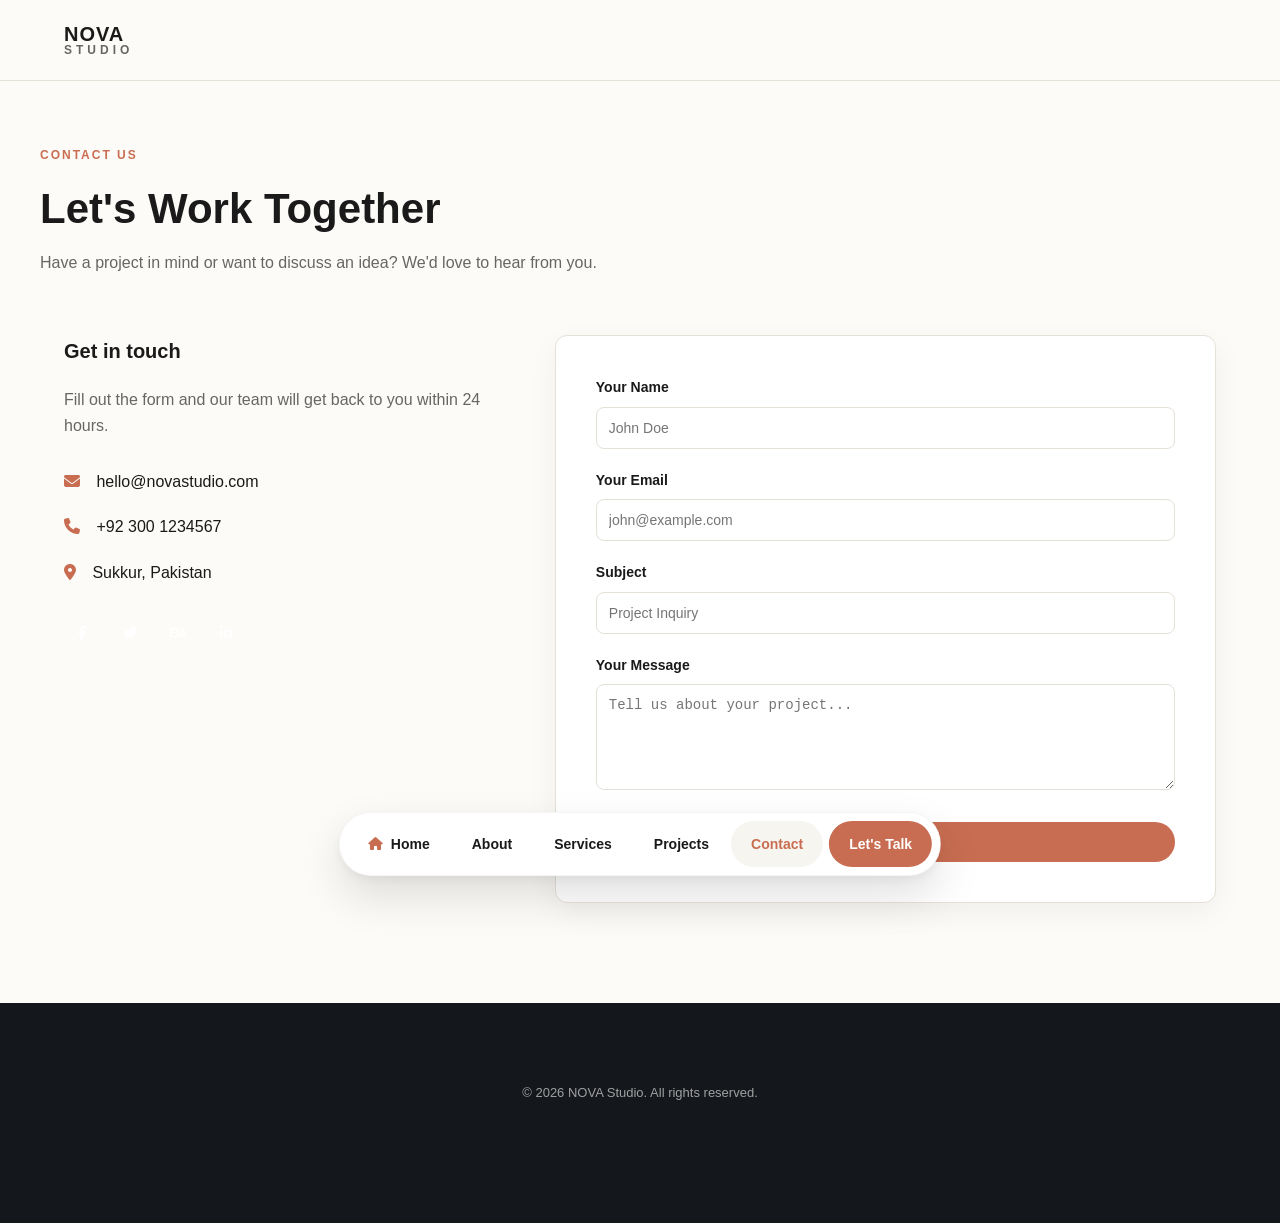
<file: contact.html>
<!DOCTYPE html>
<html lang="en">
<head>
    <meta charset="UTF-8">
    <meta name="viewport" content="width=device-width, initial-scale=1.0">
    <title>Contact Us — NOVA Studio</title>
    <link rel="stylesheet" href="style.css">
    <link rel="stylesheet" href="responsive.css">
    <link rel="stylesheet" href="https://cdnjs.cloudflare.com/ajax/libs/font-awesome/6.4.0/css/all.min.css">
</head>
<body>

    <!-- Header (logo only — navigation lives in the floating navbar) -->
    <header>
        <div class="container navbar">
            <a href="index.html" class="logo">NOVA <span>STUDIO</span></a>
        </div>
    </header>

    <!-- Floating Navbar (shared master implementation — see index.html) -->
    <nav class="floating-navbar" id="floatingNavbar" aria-label="Primary">
        <a href="index.html" class="nav-item"><i class="fa-solid fa-house"></i>Home</a>
        <a href="about.html" class="nav-item">About</a>
        <a href="services.html" class="nav-item">Services</a>
        <a href="projects.html" class="nav-item">Projects</a>
        <a href="contact.html" class="nav-item active" aria-current="page">Contact</a>
        <a href="contact.html" class="nav-item nav-item-cta">Let's Talk</a>
    </nav>

    <main>
        <section class="container" style="padding: 60px 0;">
            <span class="section-subtitle">Contact Us</span>
            <h1 style="font-size: 42px; font-weight: 800; margin-top: 8px;">Let's Work Together</h1>
            <p style="color: var(--grey-text); margin-top: 8px;">Have a project in mind or want to discuss an idea? We'd love to hear from you.</p>
        </section>

        <section class="container contact-section">
            <div class="contact-grid">
                <div>
                    <h3 style="font-size: 20px; font-weight: 700; margin-bottom: 20px;">Get in touch</h3>
                    <p style="color: var(--grey-text); margin-bottom: 30px;">Fill out the form and our team will get back to you within 24 hours.</p>
                    <div style="display: flex; flex-direction: column; gap: 20px; margin-bottom: 30px;">
                        <p><i class="fa-solid fa-envelope" style="color: var(--primary); margin-right: 12px;"></i> hello@novastudio.com</p>
                        <p><i class="fa-solid fa-phone" style="color: var(--primary); margin-right: 12px;"></i> +92 300 1234567</p>
                        <p><i class="fa-solid fa-location-dot" style="color: var(--primary); margin-right: 12px;"></i> Sukkur, Pakistan</p>
                    </div>
                    <div class="social-icons">
                        <a href="#"><i class="fa-brands fa-facebook-f"></i></a>
                        <a href="#"><i class="fa-brands fa-twitter"></i></a>
                        <a href="#"><i class="fa-brands fa-behance"></i></a>
                        <a href="#"><i class="fa-brands fa-linkedin-in"></i></a>
                    </div>
                </div>

                <div class="form-card">
                    <form id="contactForm" novalidate>
                        <div style="margin-bottom: 20px;">
                            <label for="name" style="display: block; font-size: 14px; font-weight: 600; margin-bottom: 8px;">Your Name</label>
                            <input type="text" id="name" style="width: 100%; padding: 12px; border: 1px solid var(--border-color); border-radius: 8px; font-size: 14px;" placeholder="John Doe">
                        </div>
                        <div style="margin-bottom: 20px;">
                            <label for="email" style="display: block; font-size: 14px; font-weight: 600; margin-bottom: 8px;">Your Email</label>
                            <input type="email" id="email" style="width: 100%; padding: 12px; border: 1px solid var(--border-color); border-radius: 8px; font-size: 14px;" placeholder="john@example.com">
                        </div>
                        <div style="margin-bottom: 20px;">
                            <label for="subject" style="display: block; font-size: 14px; font-weight: 600; margin-bottom: 8px;">Subject</label>
                            <input type="text" id="subject" style="width: 100%; padding: 12px; border: 1px solid var(--border-color); border-radius: 8px; font-size: 14px;" placeholder="Project Inquiry">
                        </div>
                        <div style="margin-bottom: 24px;">
                            <label for="message" style="display: block; font-size: 14px; font-weight: 600; margin-bottom: 8px;">Your Message</label>
                            <textarea id="message" rows="5" style="width: 100%; padding: 12px; border: 1px solid var(--border-color); border-radius: 8px; font-size: 14px;" placeholder="Tell us about your project..."></textarea>
                        </div>
                        <button type="submit" class="btn-primary" style="width: 100%;">Send Message</button>
                        <div id="formMessage"></div>
                    </form>
                </div>
            </div>
        </section>
    </main>

    <footer>
        <div class="container">
            <div class="footer-bottom" style="border: none; padding: 0; justify-content: center;">
                <p>&copy; 2026 NOVA Studio. All rights reserved.</p>
            </div>
        </div>
    </footer>

    <script src="script.js"></script>
</body>
</html>
</file>
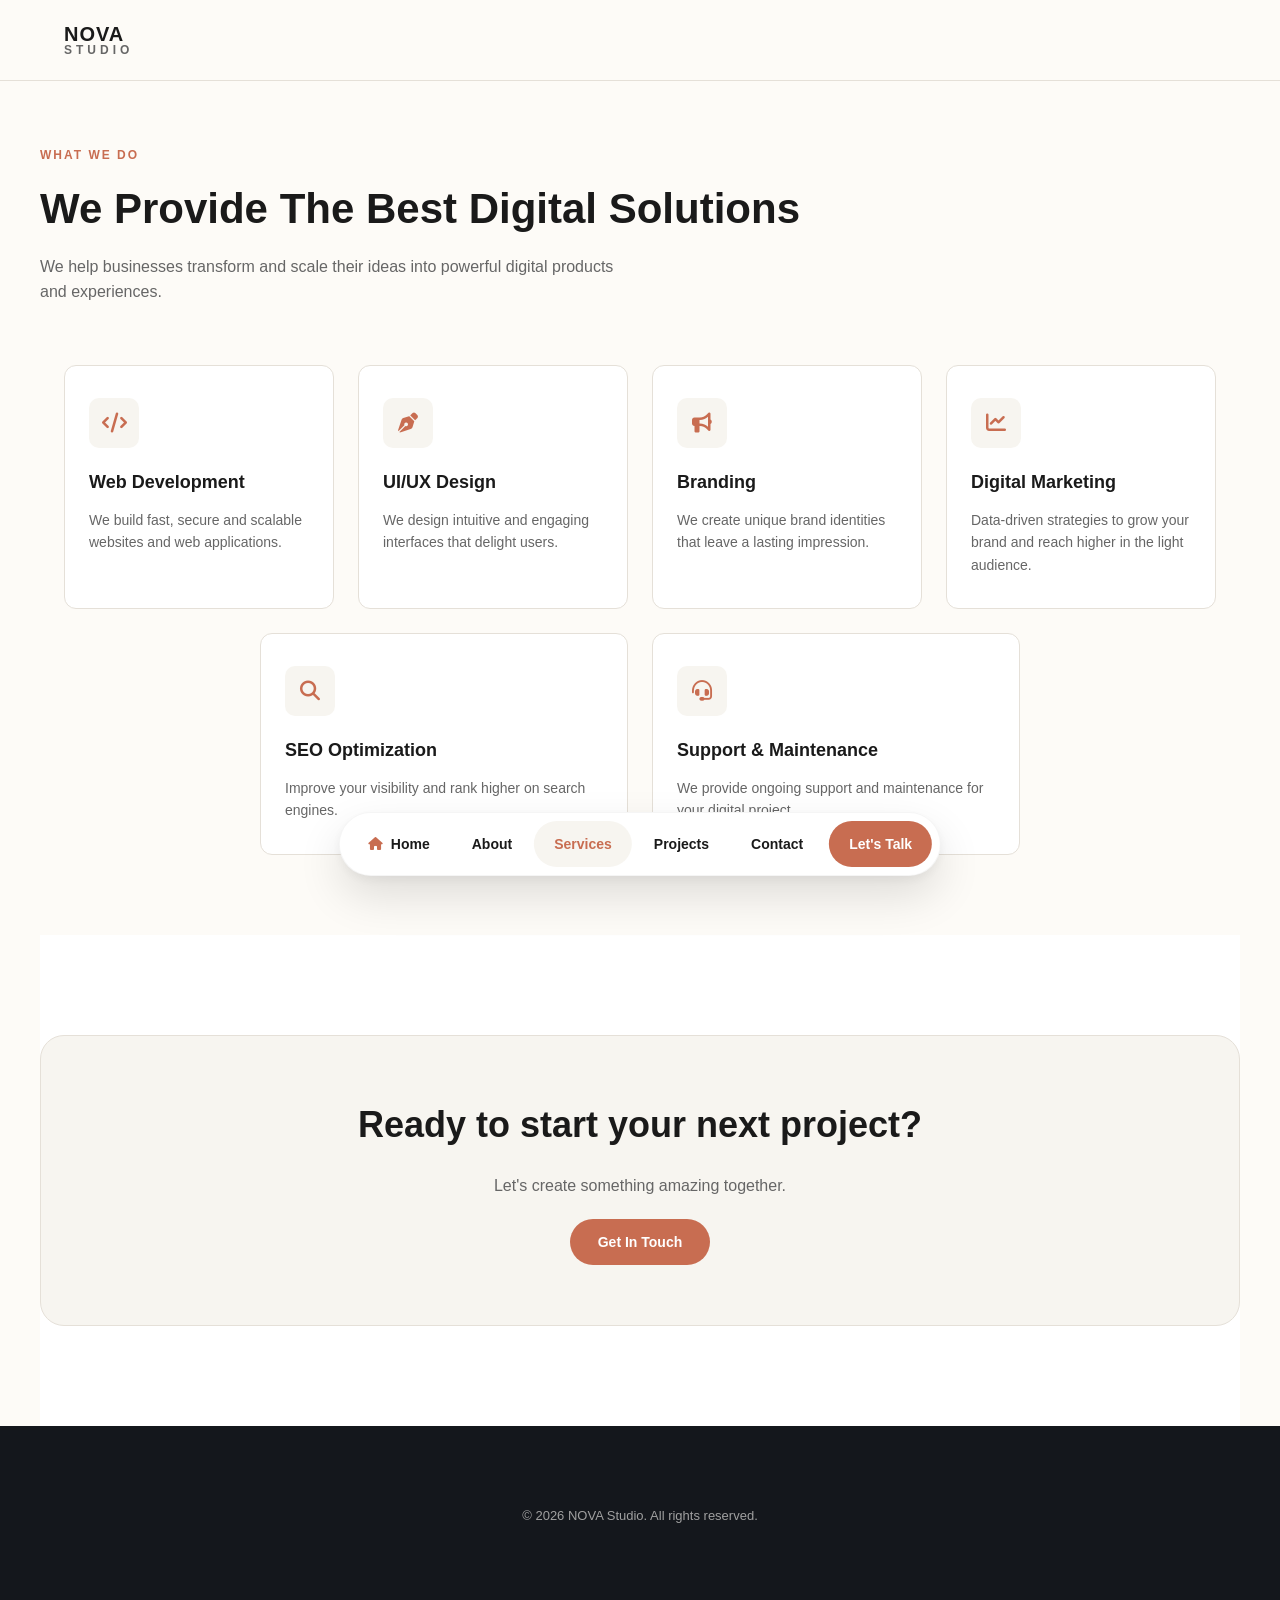
<file: services.html>
<!DOCTYPE html>
<html lang="en">
<head>
    <meta charset="UTF-8">
    <meta name="viewport" content="width=device-width, initial-scale=1.0">
    <title>Services — NOVA Studio</title>
    <link rel="stylesheet" href="style.css">
    <link rel="stylesheet" href="responsive.css">
    <link rel="stylesheet" href="https://cdnjs.cloudflare.com/ajax/libs/font-awesome/6.4.0/css/all.min.css">
</head>
<body>

    <!-- Header (logo only — navigation lives in the floating navbar) -->
    <header>
        <div class="container navbar">
            <a href="index.html" class="logo">NOVA <span>STUDIO</span></a>
        </div>
    </header>

    <!-- Floating Navbar (shared master implementation — see index.html) -->
    <nav class="floating-navbar" id="floatingNavbar" aria-label="Primary">
        <a href="index.html" class="nav-item"><i class="fa-solid fa-house"></i>Home</a>
        <a href="about.html" class="nav-item">About</a>
        <a href="services.html" class="nav-item active" aria-current="page">Services</a>
        <a href="projects.html" class="nav-item">Projects</a>
        <a href="contact.html" class="nav-item">Contact</a>
        <a href="contact.html" class="nav-item nav-item-cta">Let's Talk</a>
    </nav>

    <main>
        <section class="container" style="padding: 60px 0;">
            <span class="section-subtitle">What We Do</span>
            <h1 style="font-size: 42px; font-weight: 800; margin-top: 8px;">We Provide The Best Digital Solutions</h1>
            <p style="color: var(--grey-text); margin-top: 12px; max-width: 600px;">We help businesses transform and scale their ideas into powerful digital products and experiences.</p>
        </section>

        <section class="container" style="padding-bottom: 80px;">
            <div class="services-grid services-grid--3col">
                <div class="service-card">
                    <div class="service-icon"><i class="fa-solid fa-code"></i></div>
                    <h3>Web Development</h3>
                    <p>We build fast, secure and scalable websites and web applications.</p>
                </div>
                <div class="service-card">
                    <div class="service-icon"><i class="fa-solid fa-pen-nib"></i></div>
                    <h3>UI/UX Design</h3>
                    <p>We design intuitive and engaging interfaces that delight users.</p>
                </div>
                <div class="service-card">
                    <div class="service-icon"><i class="fa-solid fa-bullhorn"></i></div>
                    <h3>Branding</h3>
                    <p>We create unique brand identities that leave a lasting impression.</p>
                </div>
                <div class="service-card">
                    <div class="service-icon"><i class="fa-solid fa-chart-line"></i></div>
                    <h3>Digital Marketing</h3>
                    <p>Data-driven strategies to grow your brand and reach higher in the light audience.</p>
                </div>
                <div class="service-card">
                    <div class="service-icon"><i class="fa-solid fa-magnifying-glass"></i></div>
                    <h3>SEO Optimization</h3>
                    <p>Improve your visibility and rank higher on search engines.</p>
                </div>
                <div class="service-card">
                    <div class="service-icon"><i class="fa-solid fa-headset"></i></div>
                    <h3>Support & Maintenance</h3>
                    <p>We provide ongoing support and maintenance for your digital project.</p>
                </div>
            </div>
        </section>

        <section class="final-cta container">
            <div class="cta-box">
                <h2>Ready to start your next project?</h2>
                <p>Let's create something amazing together.</p>
                <a href="contact.html" class="btn-primary">Get In Touch</a>
            </div>
        </section>
    </main>

    <footer>
        <div class="container">
            <div class="footer-bottom" style="border: none; padding: 0; justify-content: center;">
                <p>&copy; 2026 NOVA Studio. All rights reserved.</p>
            </div>
        </div>
    </footer>

    <script src="script.js"></script>
</body>
</html>
</file>
<file: style.css>
/* ==========================================
   NOVA STUDIO - DESIGN SYSTEM & STYLESHEET
   ========================================== */

:root {
    --primary: #c86d51;
    --primary-hover: #b25d43;
    --dark: #1a1a1a;
    --dark-footer: #14171c;
    --light: #fdfbf7;
    --white: #ffffff;
    --grey-bg: #f7f5f0;
    --grey-text: #666666;
    --border-color: #e5e0d8;
    --card-bg: #ffffff;
    --transition: all 0.3s ease;
    --shadow: 0 10px 30px rgba(0, 0, 0, 0.05);
    --radius: 12px;
}

* {
    margin: 0;
    padding: 0;
    box-sizing: border-box;
}

html {
    max-width: 100vw;
    overflow-x: hidden;
}

body {
    font-family: 'Inter', 'Montserrat', sans-serif, system-ui;
    background-color: var(--light);
    color: var(--dark);
    line-height: 1.6;
    max-width: 100vw;
    overflow-x: hidden;
}

img {
    max-width: 100%;
    display: block;
}

a {
    text-decoration: none;
    color: inherit;
}

ul {
    list-style: none;
}

.container {
    max-width: 1200px;
    margin: 0 auto;
    padding: 0 24px;
}

/* BUTTONS */
.btn-primary {
    background-color: var(--primary);
    color: var(--white);
    padding: 12px 28px;
    border-radius: 30px;
    font-weight: 600;
    font-size: 14px;
    border: none;
    cursor: pointer;
    transition: var(--transition);
    display: inline-flex;
    align-items: center;
    justify-content: center;
}

.btn-primary:hover {
    background-color: var(--primary-hover);
    transform: translateY(-2px);
}

.btn-primary:focus-visible,
.btn-secondary:focus-visible {
    outline: 2px solid var(--primary);
    outline-offset: 3px;
}

.btn-secondary {
    background-color: transparent;
    color: var(--dark);
    padding: 12px 28px;
    border-radius: 30px;
    font-weight: 600;
    font-size: 14px;
    border: 2px solid var(--border-color);
    cursor: pointer;
    transition: var(--transition);
    display: inline-flex;
    align-items: center;
    justify-content: center;
}

.btn-secondary:hover {
    border-color: var(--dark);
}

/* HEADER & NAVBAR */
header {
    background-color: var(--light);
    position: sticky;
    top: 0;
    z-index: 1000;
    border-bottom: 1px solid var(--border-color);
}

.navbar {
    display: flex;
    justify-content: flex-start;
    align-items: center;
    height: 80px;
}

.logo {
    font-weight: 800;
    font-size: 20px;
    letter-spacing: 1px;
    color: var(--dark);
    display: flex;
    flex-direction: column;
    line-height: 1;
}

.logo span {
    font-size: 12px;
    letter-spacing: 4px;
    color: var(--grey-text);
}

/* FLOATING NAVBAR
   Shared master implementation — identical markup/CSS on every page (index,
   about, services, projects, contact). Only the .active nav-item differs,
   and that is now derived automatically from the current page (see script.js).

   Responsive strategy — SINGLE ROW, NEVER WRAPS:
   - flex-wrap: nowrap is forced. All six items, including "Let's Talk",
     always stay on one horizontal line inside one pill, at every width.
   - The pill never gets a fixed desktop width. It sizes to its content
     (width: max-content) but is capped by max-width: calc(100vw - 24px),
     so it can never exceed the viewport or cause horizontal scroll, and
     always keeps a safe ~12px margin from each screen edge.
   - Instead of wrapping, the pill shrinks proportionally as the viewport
     narrows: gap, item padding and font-size all step down together at
     three breakpoints in responsive.css (tablet / large phone / small
     phone), so the whole row scales down smoothly rather than any single
     item being hidden, clipped, or dropped to a new line. Nothing is ever
     removed — every item just gets more compact. */
.floating-navbar {
    position: fixed;
    left: 50%;
    bottom: calc(24px + env(safe-area-inset-bottom, 0px));
    z-index: 2000;
    display: flex;
    flex-wrap: nowrap;
    align-items: center;
    gap: 2px;
    width: max-content;
    max-width: calc(100vw - 24px);
    background-color: var(--white);
    padding: 8px;
    border-radius: 999px;
    box-shadow: 0 20px 45px rgba(0, 0, 0, 0.12), 0 4px 12px rgba(0, 0, 0, 0.05);
    border: 1px solid rgba(0, 0, 0, 0.04);

    /* visible state */
    transform: translate(-50%, 0);
    opacity: 1;
    transition: transform 0.35s cubic-bezier(0.4, 0, 0.2, 1), opacity 0.35s ease;
}

.floating-navbar.navbar-hidden {
    transform: translate(-50%, calc(100% + 40px));
    opacity: 0;
    pointer-events: none;
}

.floating-navbar .nav-item {
    display: inline-flex;
    align-items: center;
    gap: 8px;
    padding: 12px 20px;
    border-radius: 999px;
    font-size: 14px;
    font-weight: 600;
    color: var(--dark);
    white-space: nowrap;
    flex-shrink: 0;
    transition: var(--transition);
}

.floating-navbar .nav-item i {
    font-size: 13px;
    color: var(--primary);
}

.floating-navbar .nav-item:hover,
.floating-navbar .nav-item.active {
    background-color: var(--grey-bg);
    color: var(--primary);
}

.floating-navbar .nav-item.active i {
    color: var(--primary);
}

.floating-navbar .nav-item:focus-visible {
    outline: 2px solid var(--primary);
    outline-offset: 2px;
}

.floating-navbar .nav-item-cta {
    background-color: var(--primary);
    color: var(--white);
    margin-left: 4px;
}

.floating-navbar .nav-item-cta:hover {
    background-color: var(--primary-hover);
    color: var(--white);
}

.floating-navbar .nav-item-cta:focus-visible {
    outline: 2px solid var(--dark);
    outline-offset: 2px;
}

/* HERO SECTION */
.hero {
    padding: 60px 0 100px;
    display: grid;
    grid-template-columns: 1fr 1fr;
    gap: 40px;
    align-items: center;
}

.eyebrow {
    font-size: 12px;
    text-transform: uppercase;
    letter-spacing: 2px;
    color: var(--primary);
    font-weight: 700;
    margin-bottom: 16px;
    display: block;
}

.hero h1 {
    font-size: clamp(30px, 4vw + 14px, 52px);
    line-height: 1.1;
    font-weight: 800;
    margin-bottom: 20px;
    color: var(--dark);
}

.hero p {
    color: var(--grey-text);
    font-size: 16px;
    margin-bottom: 32px;
    max-width: 480px;
}

.hero-buttons {
    display: flex;
    gap: 16px;
}

.hero-image-wrapper {
    position: relative;
    display: flex;
    justify-content: center;
}

.hero-image-wrapper img {
    width: 100%;
    max-width: 460px;
    height: 480px;
    object-fit: cover;
    border-radius: 180px 40px 180px 40px;
    box-shadow: var(--shadow);
}

/* FEATURES STRIP */
.features-strip {
    background: var(--white);
    border-radius: var(--radius);
    padding: 30px;
    display: grid;
    grid-template-columns: repeat(auto-fit, minmax(200px, 1fr));
    gap: 24px;
    box-shadow: var(--shadow);
    margin-bottom: 100px;
}

.feature-item {
    display: flex;
    align-items: flex-start;
    gap: 16px;
}

.feature-item i {
    font-size: 24px;
    color: var(--primary);
}

.feature-item h3 {
    font-size: 16px;
    font-weight: 700;
    margin-bottom: 4px;
}

.feature-item p {
    font-size: 13px;
    color: var(--grey-text);
}

/* SECTION HEADERS */
.section-header {
    display: flex;
    justify-content: space-between;
    align-items: flex-end;
    margin-bottom: 40px;
}

.section-title h2 {
    font-size: clamp(24px, 2vw + 16px, 32px);
    font-weight: 800;
    margin-top: 8px;
}

.section-subtitle {
    font-size: 12px;
    text-transform: uppercase;
    letter-spacing: 2px;
    color: var(--primary);
    font-weight: 700;
}

/* SERVICES SECTION */
.services-section {
    padding: 80px 0;
}

.services-grid {
    display: grid;
    grid-template-columns: repeat(auto-fit, minmax(220px, 1fr));
    gap: 24px;
}

/* Services PAGE ONLY — combined with .services-grid above as
   class="services-grid services-grid--3col". Same fix as
   .projects-grid--full: flex + wrap + justify-content:center keeps an
   incomplete last row (6 cards -> 4 + 2) visually centered instead of
   stuck to the left with empty grid cells on the right. */
.services-grid--3col {
    display: flex;
    flex-wrap: wrap;
    justify-content: center;
}

.services-grid--3col .service-card {
    flex: 1 1 260px;
    max-width: calc(33.333% - 16px); /* 3 columns on desktop, accounting for 2 gaps */
}

.service-card {
    background: var(--card-bg);
    padding: 32px 24px;
    border-radius: var(--radius);
    border: 1px solid var(--border-color);
    transition: var(--transition);
}

.service-card:hover {
    transform: translateY(-5px);
    box-shadow: var(--shadow);
    border-color: transparent;
}

.service-icon {
    width: 50px;
    height: 50px;
    background: var(--grey-bg);
    border-radius: 10px;
    display: flex;
    align-items: center;
    justify-content: center;
    margin-bottom: 20px;
    color: var(--primary);
    font-size: 20px;
}

.service-card h3 {
    font-size: 18px;
    font-weight: 700;
    margin-bottom: 12px;
}

.service-card p {
    font-size: 14px;
    color: var(--grey-text);
}

/* PROJECTS SECTION */
.projects-section {
    padding: 80px 0;
    background-color: var(--grey-bg);
}

.filter-buttons {
    display: flex;
    gap: 12px;
    margin-bottom: 40px;
    flex-wrap: wrap;
}

.filter-btn {
    padding: 8px 20px;
    border-radius: 20px;
    border: 1px solid var(--border-color);
    background: var(--white);
    font-size: 14px;
    font-weight: 500;
    cursor: pointer;
    transition: var(--transition);
}

.filter-btn.active, .filter-btn:hover {
    background: var(--primary);
    color: var(--white);
    border-color: var(--primary);
}

.projects-grid {
    display: grid;
    grid-template-columns: repeat(auto-fit, minmax(260px, 1fr));
    gap: 30px;
}

/* Projects PAGE ONLY — combined with .projects-grid above as
   class="projects-grid projects-grid--full". Grid auto-fit uses one
   fixed column count for every row, so an incomplete last row (e.g.
   6 cards -> 4 + 2) just leaves empty cells on the right instead of
   centering. Flex + wrap + justify-content:center centers any row,
   complete or not, and stays correct as the filter buttons change how
   many cards are visible. */
.projects-grid--full {
    display: flex;
    flex-wrap: wrap;
    justify-content: center;
}

.projects-grid--full .project-card {
    flex: 1 1 260px;
    max-width: calc(25% - 22.5px); /* 4 columns on desktop, accounting for 3 gaps */
}

.project-card {
    background: var(--white);
    border-radius: var(--radius);
    overflow: hidden;
    border: 1px solid var(--border-color);
    transition: var(--transition);
}

.project-card:hover {
    transform: translateY(-5px);
    box-shadow: var(--shadow);
}

.project-img {
    height: 220px;
    width: 100%;
    overflow: hidden;
}

.project-img img {
    width: 100%;
    height: 100%;
    object-fit: cover;
    transition: var(--transition);
}

.project-card:hover .project-img img {
    transform: scale(1.05);
}

.project-info {
    padding: 20px;
}

.project-category {
    font-size: 12px;
    color: var(--primary);
    font-weight: 600;
    text-transform: uppercase;
    margin-bottom: 6px;
    display: block;
}

.project-info h3 {
    font-size: 18px;
    font-weight: 700;
}

/* STATS SECTION */
.stats-section {
    padding: 80px 0;
    background: var(--white);
}

.stats-grid {
    display: grid;
    grid-template-columns: repeat(auto-fit, minmax(140px, 1fr));
    gap: 30px;
    text-align: center;
}

.stat-box h2 {
    font-size: 42px;
    font-weight: 800;
    color: var(--primary);
    margin-bottom: 8px;
}

.stat-box p {
    font-size: 15px;
    color: var(--grey-text);
    font-weight: 500;
}

/* TESTIMONIALS */
.testimonials-section {
    padding: 80px 0;
    background: var(--grey-bg);
}

.testimonials-grid {
    display: grid;
    grid-template-columns: repeat(auto-fit, minmax(260px, 1fr));
    gap: 30px;
}

.testimonial-card {
    background: var(--white);
    padding: 32px;
    border-radius: var(--radius);
    border: 1px solid var(--border-color);
    box-shadow: var(--shadow);
}

.stars {
    color: #f39c12;
    margin-bottom: 16px;
    font-size: 14px;
}

.testimonial-card p {
    font-size: 15px;
    color: var(--dark);
    margin-bottom: 24px;
    font-style: italic;
}

.client-info h4 {
    font-size: 16px;
    font-weight: 700;
}

.client-info span {
    font-size: 13px;
    color: var(--grey-text);
}

/* FINAL CTA */
.final-cta {
    padding: 100px 0;
    background: var(--white);
    text-align: center;
}

.cta-box {
    background: var(--grey-bg);
    padding: 60px;
    border-radius: 24px;
    border: 1px solid var(--border-color);
    display: flex;
    flex-direction: column;
    align-items: center;
    gap: 20px;
}

.cta-box h2 {
    font-size: clamp(24px, 3vw + 16px, 36px);
    font-weight: 800;
}

.cta-box p {
    color: var(--grey-text);
    font-size: 16px;
}

/* ABOUT PAGE */
.about-intro {
    padding-bottom: 80px;
}

.about-intro-grid {
    display: grid;
    grid-template-columns: 1fr 1fr;
    gap: 40px;
    align-items: center;
}

.about-intro-img {
    width: 100%;
    border-radius: var(--radius);
    box-shadow: var(--shadow);
}

.team-grid {
    display: grid;
    grid-template-columns: repeat(auto-fit, minmax(180px, 1fr));
    gap: 24px;
    text-align: center;
}

.team-avatar {
    width: 80px;
    height: 80px;
    border-radius: 50%;
    object-fit: cover;
    margin: 0 auto 16px;
}

/* CONTACT PAGE */
.contact-section {
    padding-bottom: 100px;
}

.contact-grid {
    display: grid;
    grid-template-columns: 1fr 1.5fr;
    gap: 50px;
}

.form-card {
    background: var(--white);
    padding: 40px;
    border-radius: var(--radius);
    border: 1px solid var(--border-color);
    box-shadow: var(--shadow);
}

/* FOOTER */
footer {
    background: var(--dark-footer);
    color: var(--white);
    /* Bottom padding = original 30px footer spacing + the clearance that used
       to live on body's padding-bottom (kept the floating navbar off the last
       bit of footer content). Moving it here keeps the same total page
       height, but the reserved strip is now drawn in the footer's own dark
       background instead of body's light background, so it reads as part of
       the footer rather than as blank space below it. */
    padding: 80px 0 calc(120px + env(safe-area-inset-bottom, 0px));
}

.footer-grid {
    display: grid;
    grid-template-columns: 2fr 1fr 1fr 1.5fr;
    gap: 40px;
    margin-bottom: 60px;
}

.footer-col h3 {
    font-size: 16px;
    font-weight: 700;
    margin-bottom: 20px;
    color: var(--white);
}

.footer-col p {
    color: #a0a0a0;
    font-size: 14px;
    margin-bottom: 20px;
    line-height: 1.6;
}

.footer-col ul li {
    margin-bottom: 12px;
}

.footer-col ul li a {
    color: #a0a0a0;
    font-size: 14px;
    transition: var(--transition);
}

.footer-col ul li a:hover {
    color: var(--white);
}

.social-icons {
    display: flex;
    gap: 12px;
}

.social-icons a {
    width: 36px;
    height: 36px;
    background: rgba(255, 255, 255, 0.05);
    border-radius: 50%;
    display: flex;
    align-items: center;
    justify-content: center;
    color: var(--white);
    font-size: 14px;
    transition: var(--transition);
}

.social-icons a:hover {
    background: var(--primary);
}

.footer-bottom {
    border-top: 1px solid rgba(255, 255, 255, 0.1);
    padding-top: 24px;
    display: flex;
    justify-content: space-between;
    align-items: center;
    color: #a0a0a0;
    font-size: 13px;
}

.footer-legal {
    display: flex;
    gap: 20px;
}

.footer-legal a {
    color: #a0a0a0;
}

.footer-legal a:hover {
    color: var(--white);
}
</file>
<file: responsive.css>
/* ==========================================
   NOVA STUDIO - RESPONSIVE STYLES
   Single shared source of truth for every breakpoint.
   Covers: floating navbar, header/logo, hero, features,
   services, projects, stats, testimonials, about, contact,
   footer, forms, typography and touch targets.
   ========================================== */

/* ---------- ~1280px and up (large laptop / desktop) ---------- */
/* .container already caps at max-width: 1200px in style.css, so
   large and ultra-wide monitors (1440px, 1920px+) automatically
   keep the same spacious, centered layout instead of stretching.
   The floating navbar sizes to its content (width: max-content) so
   it never needs a fixed desktop width either — see style.css. */

/* ---------- <= 1024px (laptops / large tablets) ---------- */
@media (max-width: 1024px) {
    .hero {
        grid-template-columns: 1fr;
        text-align: center;
        padding: 40px 0;
    }
    .hero p {
        margin: 0 auto 32px auto;
    }
    .hero-buttons {
        justify-content: center;
    }
    .hero-image-wrapper img {
        height: auto;
        aspect-ratio: 4 / 5;
    }

    .about-intro-grid {
        grid-template-columns: 1fr;
        gap: 30px;
        text-align: center;
    }

    .contact-grid {
        grid-template-columns: 1fr;
        gap: 36px;
    }

    .footer-grid {
        grid-template-columns: repeat(2, 1fr);
    }

    .projects-grid--full .project-card {
        max-width: calc(50% - 15px); /* 2 columns */
    }
}

/* ==========================================
   FLOATING NAVBAR — SINGLE FLUID SHRINK TIER
   ==========================================
   style.css forces flex-wrap: nowrap, so the six items (including
   "Let's Talk") can never drop to a second line — the pill always
   stays exactly one row. Instead of jumping between fixed-size
   breakpoints, every sizing property below uses clamp() to scale
   continuously with the viewport from 320px up to 1023px, at which
   point it hands off to the normal desktop/tablet sizing in style.css.

   This tier is deliberately larger than the old fixed tiers it
   replaces (roughly 10-20% up across the board) so the navbar reads
   as premium rather than compressed, while the low end of each
   clamp() is still tuned to keep all six items on one row at the
   narrowest supported width (320px):

     320px  -> compact but clearly readable (~9.5px nav text)
     375px  -> a bit larger
     414px  -> comfortable
     480px  -> a bit more breathing room
     767px  -> approaching tablet size
     1023px -> full tablet size (matches the tier above)

   Nothing is ever hidden, clipped, or removed — every item just
   grows or shrinks in place with the viewport. */

@media (max-width: 1023px) {
    .floating-navbar {
        gap: clamp(1px, -0.37px + 0.43vw, 4px);
        padding: clamp(4px, 2.18px + 0.57vw, 8px);
    }

    .floating-navbar .nav-item {
        padding: clamp(8px, 6.18px + 0.57vw, 12px) clamp(3px, -2.92px + 1.85vw, 16px);
        font-size: clamp(9.5px, 7.45px + 0.64vw, 14px);
        gap: clamp(2px, 0.18px + 0.57vw, 6px);
    }

    .floating-navbar .nav-item i {
        font-size: clamp(9px, 7.18px + 0.57vw, 13px);
    }

    .floating-navbar .nav-item-cta {
        margin-left: clamp(1px, -0.37px + 0.43vw, 4px);
    }
}

/* ---------- <= 768px (tablets / iPad portrait) — non-navbar rules ---------- */
@media (max-width: 768px) {
    .navbar {
        height: 64px;
    }

    .hero {
        padding: 32px 0;
    }
    .hero-buttons {
        flex-wrap: wrap;
    }

    .cta-box {
        padding: 40px 30px;
    }

    .team-grid {
        grid-template-columns: repeat(2, 1fr);
    }

    .form-card {
        padding: 28px;
    }

    .services-grid--3col .service-card {
        max-width: calc(50% - 12px); /* 2 columns */
    }

    .section-header {
        flex-direction: column;
        align-items: flex-start;
        gap: 16px;
    }
}

/* ---------- <= 600px (small tablets / large phones) — non-navbar rules ---------- */
@media (max-width: 600px) {
    /* Mobile needs slightly more clearance than desktop (navbar sits closer
       to the edge here — see .floating-navbar bottom offset below), so the
       footer's reserved bottom padding grows to match: 30px original footer
       spacing + 96px clearance, same logic as the base rule in style.css. */
    footer {
        padding-bottom: calc(126px + env(safe-area-inset-bottom, 0px));
    }

    .container {
        padding: 0 16px;
    }

    .floating-navbar {
        bottom: calc(16px + env(safe-area-inset-bottom, 0px));
    }

    .hero-buttons {
        flex-direction: column;
        align-items: stretch;
    }
    .hero-buttons a {
        width: 100%;
    }

    .features-strip {
        padding: 20px;
    }

    .service-card {
        padding: 24px 20px;
    }

    .filter-buttons {
        gap: 8px;
    }
    .filter-btn {
        padding: 7px 16px;
        font-size: 13px;
    }

    .services-grid--3col .service-card,
    .projects-grid--full .project-card {
        flex-basis: 100%;
        max-width: 100%;
    }

    .cta-box {
        padding: 30px 20px;
    }

    .footer-grid {
        grid-template-columns: 1fr;
        gap: 32px;
        margin-bottom: 40px;
    }

    .footer-bottom {
        flex-direction: column;
        gap: 16px;
        text-align: center;
    }

    /* Touch-friendly, zoom-safe form fields (inputs use inline font-size
       from the original markup, so this needs to win on specificity) */
    #contactForm input,
    #contactForm textarea {
        font-size: 16px !important;
        padding: 14px !important;
    }
}

/* ---------- <= 480px (standard phones) — non-navbar rules ---------- */
@media (max-width: 480px) {
    .logo {
        font-size: 17px;
    }
    .logo span {
        font-size: 10px;
        letter-spacing: 2px;
    }

    .eyebrow {
        font-size: 11px;
    }

    .hero-image-wrapper img {
        border-radius: 100px 30px 100px 30px;
    }

    .stats-grid {
        gap: 20px;
    }
    .stat-box h2 {
        font-size: 32px;
    }

    .team-grid {
        grid-template-columns: 1fr;
    }

    .cta-box h2 {
        text-align: center;
    }
}
</file>
